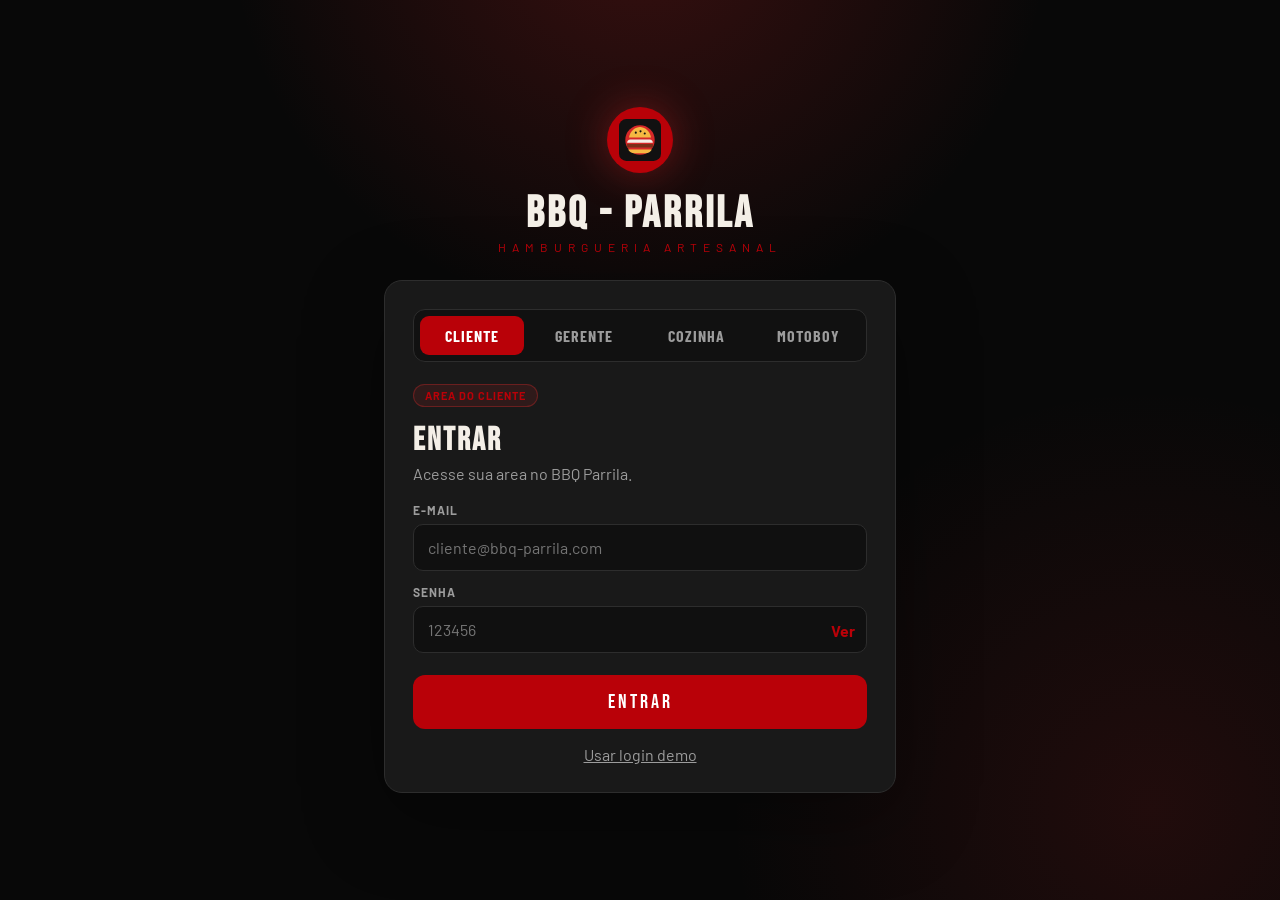
<file: index.html>
<!DOCTYPE html>
<html lang="pt-BR">
<head>
  <meta charset="UTF-8">
  <meta name="viewport" content="width=device-width, initial-scale=1.0">
  <title>BBQ Parrilla - Acesso</title>
  <link href="https://fonts.googleapis.com/css2?family=Bebas+Neue&family=Barlow:wght@400;500;600;700&family=Barlow+Condensed:wght@600;700&display=swap" rel="stylesheet">
  <link rel="stylesheet" href="css/reset.css">
  <link rel="stylesheet" href="css/style.css">
  <link rel="stylesheet" href="css/responsive.css">
</head>
<body class="auth-page">
  <main class="auth-shell">
    <section class="brand-block">
      <div class="brand-mark">
        <img src="img/logo.svg" alt="Burger House">
      </div>
      <h1>BBQ - Parrila</h1>
      <p>Hamburgueria Artesanal</p>
    </section>

    <section class="auth-card">
      <div class="role-row">
        <button class="role-btn active" data-role="cliente">Cliente</button>
        <button class="role-btn" data-role="gerente">Gerente</button>
        <button class="role-btn" data-role="cozinha">Cozinha</button>
        <button class="role-btn" data-role="motoboy">Motoboy</button>
      </div>

      <div class="auth-head">
        <span id="roleBadge">Area do Cliente</span>
        <h2>Entrar</h2>
        <p>Acesse sua area no BBQ Parrila.</p>
      </div>

      <div class="alert" id="loginAlert"></div>

      <label class="field-label" for="loginEmail">E-mail</label>
      <input class="input" id="loginEmail" type="email" placeholder="cliente@bbq-parrila.com">

      <label class="field-label" for="loginPassword">Senha</label>
      <div class="password-wrap">
        <input class="input" id="loginPassword" type="password" placeholder="123456">
        <button type="button" class="password-toggle" data-password-target="loginPassword">Ver</button>
      </div>

      <button class="primary-btn" id="loginBtn">Entrar</button>

      <div class="auth-foot">
        <button type="button" id="fillDemoBtn">Usar login demo</button>
      </div>
    </section>
  </main>
  <script src="js/script.js"></script>
</body>
</html>
</file>
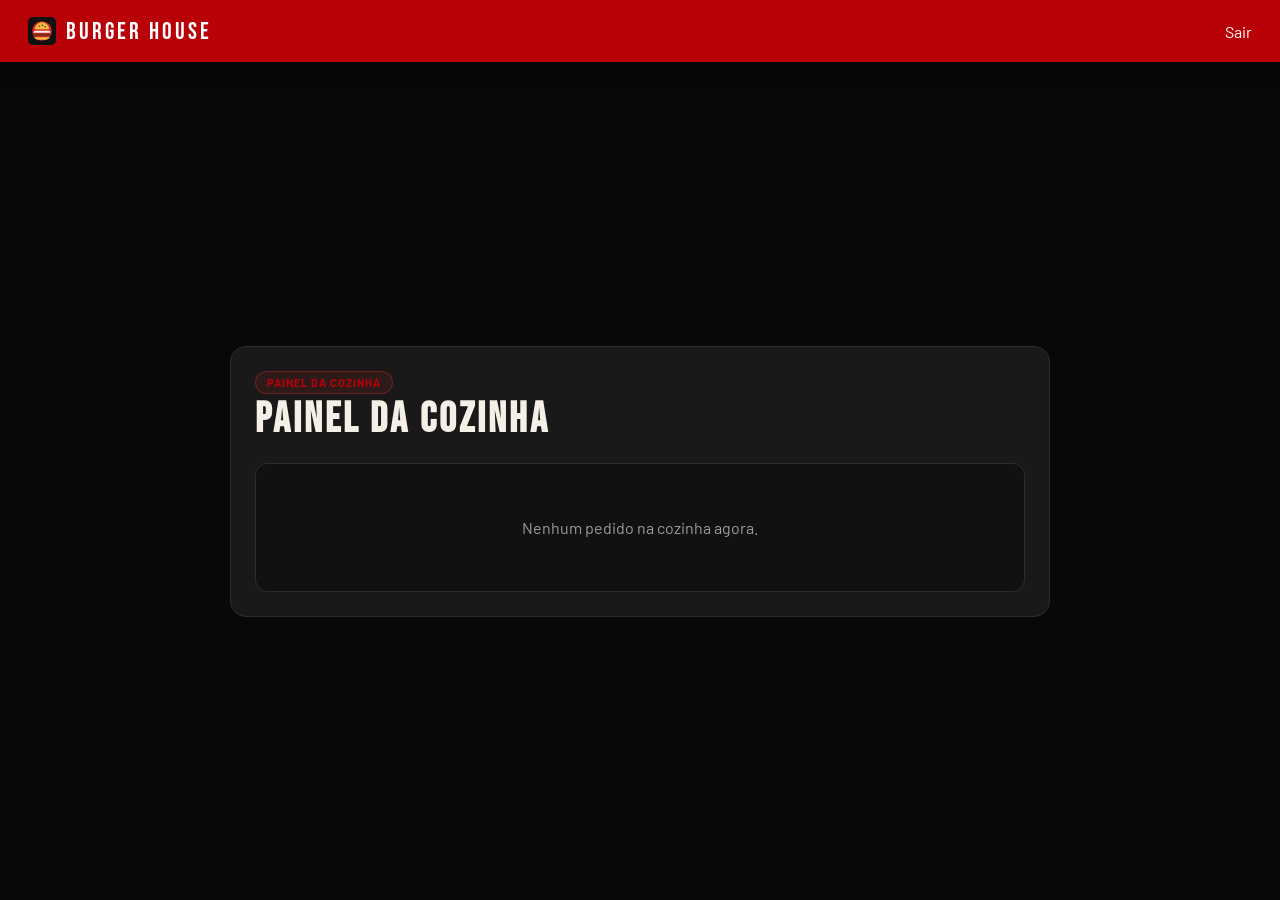
<file: pages/cozinha.html>
<!doctype html>
<html lang="pt-BR">
  <head>
    <meta charset="UTF-8" />
    <meta name="viewport" content="width=device-width, initial-scale=1.0" />
    <title>BBQ - Parrila - Cozinha</title>
    <link
      href="https://fonts.googleapis.com/css2?family=Bebas+Neue&family=Barlow:wght@400;500;600;700&family=Barlow+Condensed:wght@600;700&display=swap"
      rel="stylesheet"
    />
    <link rel="stylesheet" href="../css/reset.css" />
    <link rel="stylesheet" href="../css/style.css" />
    <link rel="stylesheet" href="../css/responsive.css" />
  </head>
  <body data-panel="cozinha">
    <nav class="top-nav">
      <a class="nav-brand" href="cozinha.html"
        ><img src="../img/logo.svg" alt="" /> BURGER HOUSE</a
      >
      <a class="nav-link" href="../index.html">Sair</a>
    </nav>
    <main class="tracking-page">
      <section class="tracking-card" id="panelCard"></section>
    </main>
    <script src="../js/painel.js"></script>
  </body>
</html>
</file>
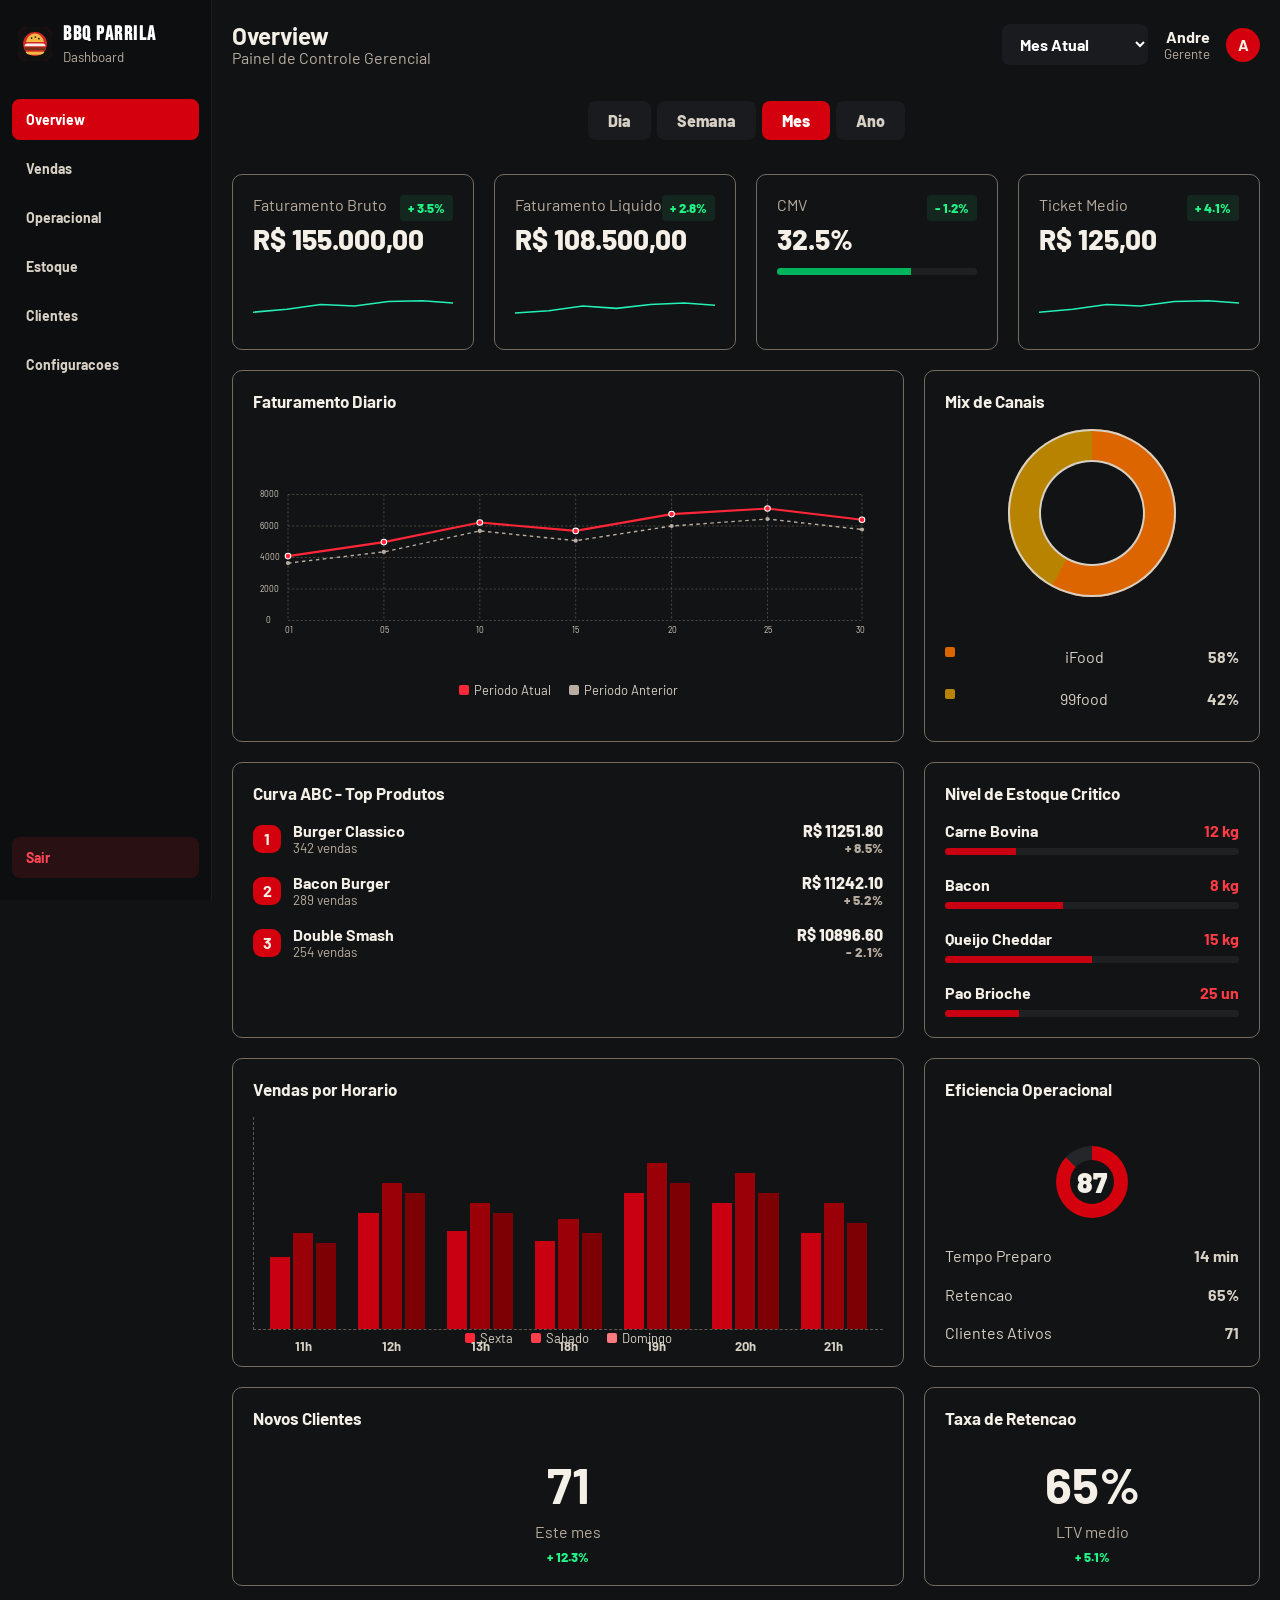
<file: pages/gerente.html>
<!doctype html>
<html lang="pt-BR">
  <head>
    <meta charset="UTF-8" />
    <meta name="viewport" content="width=device-width, initial-scale=1.0" />
    <title>BBQ - Parrila</title>
    <link
      href="https://fonts.googleapis.com/css2?family=Bebas+Neue&family=Barlow:wght@400;500;600;700&family=Barlow+Condensed:wght@600;700&display=swap"
      rel="stylesheet"
    />
    <link rel="stylesheet" href="../css/reset.css" />
    <link rel="stylesheet" href="../css/style.css" />
    <link rel="stylesheet" href="../css/responsive.css" />
  </head>
  <body data-panel="gerente" class="manager-page">
    <main id="managerDashboard"></main>
    <script src="../js/painel.js"></script>
  </body>
</html>
</file>
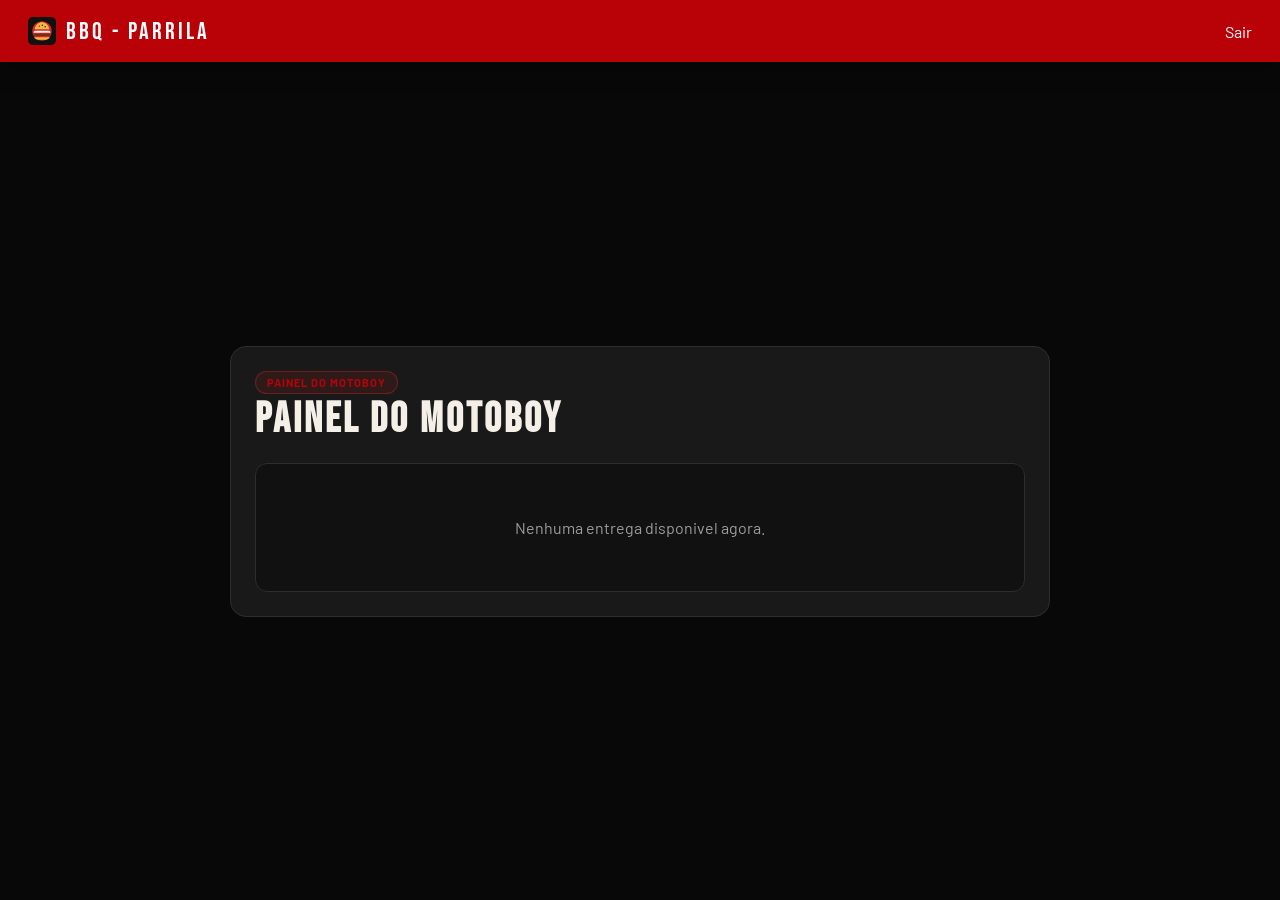
<file: pages/motoboy.html>
<!doctype html>
<html lang="pt-BR">
  <head>
    <meta charset="UTF-8" />
    <meta name="viewport" content="width=device-width, initial-scale=1.0" />
    <title>BBQ - Parrila - Motoboy</title>
    <link
      href="https://fonts.googleapis.com/css2?family=Bebas+Neue&family=Barlow:wght@400;500;600;700&family=Barlow+Condensed:wght@600;700&display=swap"
      rel="stylesheet"
    />
    <link rel="stylesheet" href="../css/reset.css" />
    <link rel="stylesheet" href="../css/style.css" />
    <link rel="stylesheet" href="../css/responsive.css" />
  </head>
  <body data-panel="motoboy">
    <nav class="top-nav">
      <a class="nav-brand" href="motoboy.html"
        ><img src="../img/logo.svg" alt="" /> BBQ - Parrila</a
      >
      <a class="nav-link" href="../index.html">Sair</a>
    </nav>
    <main class="tracking-page">
      <section class="tracking-card" id="panelCard"></section>
    </main>
    <script src="../js/painel.js"></script>
  </body>
</html>
</file>
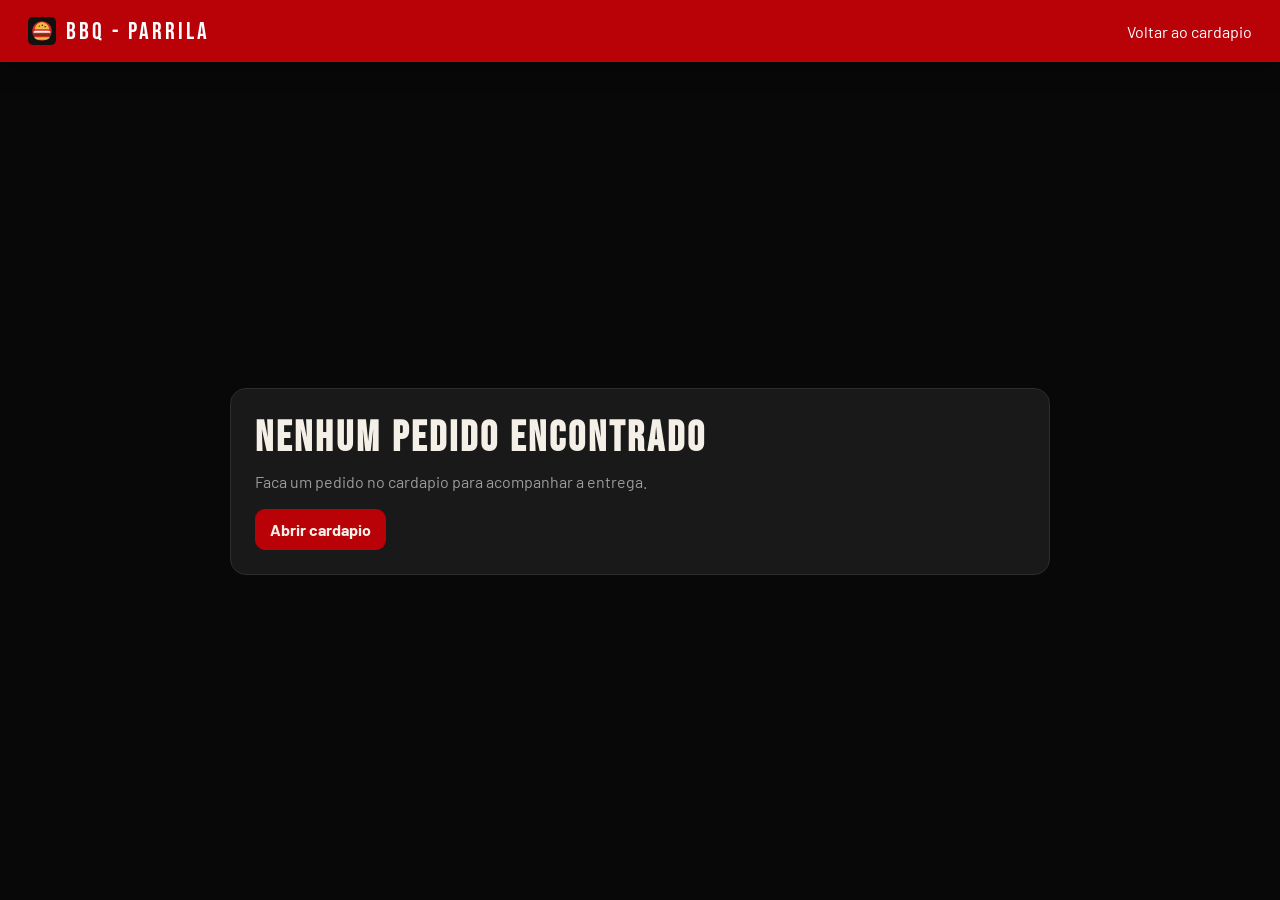
<file: pages/pedido.html>
<!doctype html>
<html lang="pt-BR">
  <head>
    <meta charset="UTF-8" />
    <meta name="viewport" content="width=device-width, initial-scale=1.0" />
    <title>BBQ - Parrila - Acompanhar Entrega</title>
    <link
      href="https://fonts.googleapis.com/css2?family=Bebas+Neue&family=Barlow:wght@400;500;600;700&family=Barlow+Condensed:wght@600;700&display=swap"
      rel="stylesheet"
    />
    <link rel="stylesheet" href="../css/reset.css" />
    <link rel="stylesheet" href="../css/style.css" />
    <link rel="stylesheet" href="../css/responsive.css" />
  </head>
  <body>
    <nav class="top-nav">
      <a class="nav-brand" href="cardapio.html"
        ><img src="../img/logo.svg" alt="" /> BBQ - Parrila</a
      >
      <a class="nav-link" href="cardapio.html">Voltar ao cardapio</a>
    </nav>

    <main class="tracking-page">
      <section class="tracking-card" id="trackingCard"></section>
    </main>

    <script src="../js/pedido.js"></script>
  </body>
</html>
</file>
<file: css/style.css>
﻿.auth-page {
  display: grid;
  place-items: center;
  padding: 28px;
  background:
    radial-gradient(
      circle at 50% -10%,
      rgba(214, 40, 40, 0.24),
      transparent 35%
    ),
    radial-gradient(
      circle at 90% 90%,
      rgba(214, 40, 40, 0.12),
      transparent 30%
    ),
    var(--black);
}

.auth-shell {
  width: min(560px, 100%);
}
.brand-block {
  text-align: center;
  margin-bottom: 26px;
}
.brand-mark {
  width: 66px;
  height: 66px;
  border-radius: 50%;
  background: var(--red);
  display: inline-grid;
  place-items: center;
  box-shadow: 0 0 42px rgba(214, 40, 40, 0.42);
  overflow: hidden;
}
.brand-mark img {
  width: 42px;
  height: 42px;
  object-fit: contain;
}
.brand-block h1,
.menu-hero h1,
.drawer-head h2,
.checkout-modal h2,
.tracking-card h1 {
  font-family: "Bebas Neue", sans-serif;
  letter-spacing: 3px;
}
.brand-block h1 {
  font-size: 44px;
  margin-top: 14px;
}
.brand-block p {
  color: var(--red);
  letter-spacing: 6px;
  text-transform: uppercase;
  font-size: 12px;
}

.auth-card {
  background: var(--card);
  border: 1px solid var(--border);
  border-radius: 18px;
  padding: 28px;
  box-shadow: 0 24px 80px rgba(0, 0, 0, 0.35);
}
.role-row {
  display: grid;
  grid-template-columns: repeat(4, 1fr);
  gap: 8px;
  background: var(--dark);
  border: 1px solid var(--border);
  padding: 6px;
  border-radius: 12px;
  margin-bottom: 22px;
}
.role-btn {
  border: 0;
  border-radius: 9px;
  background: transparent;
  color: var(--muted);
  padding: 10px 8px;
  font-family: "Barlow Condensed", sans-serif;
  font-weight: 700;
  letter-spacing: 1px;
  text-transform: uppercase;
}
.role-btn.active {
  background: var(--red);
  color: #fff;
}
.auth-head span,
.section-kicker {
  display: inline-flex;
  color: var(--red);
  border: 1px solid rgba(214, 40, 40, 0.35);
  background: rgba(214, 40, 40, 0.12);
  border-radius: 20px;
  padding: 4px 11px;
  font-size: 11px;
  font-weight: 700;
  letter-spacing: 1px;
  text-transform: uppercase;
}
.auth-head h2 {
  font-family: "Bebas Neue", sans-serif;
  font-size: 32px;
  letter-spacing: 2px;
  margin-top: 14px;
}
.auth-head p {
  color: var(--muted);
  margin: 4px 0 20px;
}
.alert {
  display: none;
  color: #ffb0b0;
  background: rgba(214, 40, 40, 0.13);
  border: 1px solid rgba(214, 40, 40, 0.3);
  border-radius: 10px;
  padding: 12px;
  margin-bottom: 16px;
}
.alert.show {
  display: block;
}
.field-label {
  display: block;
  color: var(--muted);
  font-size: 12px;
  font-weight: 700;
  letter-spacing: 1px;
  text-transform: uppercase;
  margin: 14px 0 7px;
}
.input {
  width: 100%;
  border: 1px solid var(--border);
  border-radius: 10px;
  background: #101010;
  color: var(--text);
  padding: 13px 14px;
  outline: none;
}
.input:focus {
  border-color: var(--red);
  box-shadow: 0 0 0 3px rgba(214, 40, 40, 0.15);
}
.password-wrap {
  position: relative;
}
.password-wrap .input {
  padding-right: 82px;
}
.password-toggle {
  position: absolute;
  right: 12px;
  top: 50%;
  transform: translateY(-50%);
  border: 0;
  background: transparent;
  color: var(--red);
  font-weight: 700;
}
.primary-btn {
  width: 100%;
  border: 0;
  border-radius: 12px;
  background: var(--red);
  color: #fff;
  padding: 15px;
  font-family: "Bebas Neue", sans-serif;
  letter-spacing: 3px;
  font-size: 20px;
  margin-top: 22px;
}
.auth-foot {
  text-align: center;
  margin-top: 16px;
}
.auth-foot button {
  background: none;
  border: 0;
  color: var(--muted);
  text-decoration: underline;
}

.top-nav {
  position: sticky;
  top: 0;
  z-index: 20;
  height: 62px;
  background: var(--red);
  display: flex;
  align-items: center;
  justify-content: space-between;
  padding: 0 28px;
  box-shadow: 0 5px 24px rgba(0, 0, 0, 0.35);
}
.nav-brand,
.nav-link {
  color: #fff;
  text-decoration: none;
}
.nav-brand {
  font-family: "Bebas Neue", sans-serif;
  letter-spacing: 3px;
  font-size: 24px;
  display: inline-flex;
  gap: 10px;
  align-items: center;
}
.nav-brand img {
  width: 28px;
  height: 28px;
  object-fit: contain;
}
.nav-actions {
  display: flex;
  align-items: center;
  gap: 10px;
}
.nav-btn,
.cart-button {
  border: 0;
  border-radius: 22px;
  background: rgba(0, 0, 0, 0.24);
  color: #fff;
  padding: 8px 15px;
  font-weight: 700;
}
.cart-button span {
  display: inline-grid;
  place-items: center;
  min-width: 21px;
  height: 21px;
  border-radius: 50%;
  background: #fff;
  color: var(--red);
  margin-left: 6px;
}

.menu-hero {
  min-height: 190px;
  display: grid;
  place-items: center;
  text-align: center;
  padding: 42px 20px;
  background: linear-gradient(135deg, var(--red-dark), var(--red), #741010);
  position: relative;
  overflow: hidden;
}
.menu-hero::before {
  content: "BURGER";
  position: absolute;
  font-family: "Bebas Neue", sans-serif;
  font-size: 180px;
  opacity: 0.08;
}
.menu-hero h1 {
  font-size: clamp(42px, 6vw, 66px);
  position: relative;
}
.menu-hero p {
  color: rgba(255, 255, 255, 0.82);
  position: relative;
}

main {
  width: min(1220px, 100%);
  margin: 0 auto;
  padding: 24px;
}
.tracking-strip {
  display: flex;
  align-items: center;
  justify-content: space-between;
  gap: 16px;
  background: var(--card);
  border: 1px solid var(--border);
  border-radius: 14px;
  padding: 18px;
  margin-bottom: 18px;
}
.tracking-strip h2 {
  font-size: 18px;
  margin-top: 7px;
}
.tracking-actions {
  display: flex;
  gap: 10px;
  flex-wrap: wrap;
  justify-content: flex-end;
}
.small-btn {
  border: 1px solid var(--border);
  background: var(--dark);
  color: var(--text);
  border-radius: 10px;
  padding: 10px 14px;
  text-decoration: none;
  font-weight: 700;
}
.small-btn.red {
  background: var(--red);
  border-color: var(--red);
}

.category-row {
  display: flex;
  gap: 10px;
  overflow-x: auto;
  padding: 6px 0 20px;
}
.cat-btn {
  border: 1px solid var(--border);
  background: var(--card);
  color: var(--muted);
  border-radius: 24px;
  padding: 9px 18px;
  white-space: nowrap;
  font-family: "Barlow Condensed", sans-serif;
  font-weight: 700;
  letter-spacing: 1px;
}
.cat-btn.active {
  background: var(--red);
  border-color: var(--red);
  color: #fff;
}
.product-grid {
  display: grid;
  grid-template-columns: repeat(auto-fill, minmax(280px, 1fr));
  gap: 18px;
}
.product-card {
  background: var(--card);
  border: 1px solid var(--border);
  border-radius: 14px;
  overflow: hidden;
}
.product-photo {
  height: 175px;
  background:
    linear-gradient(135deg, rgba(214, 40, 40, 0.16), transparent),
    radial-gradient(
      circle at 20% 20%,
      rgba(245, 166, 35, 0.18),
      transparent 34%
    ),
    linear-gradient(145deg, #292929, #171717);
}
.product-photo img {
  width: 100%;
  height: 100%;
  display: block;
  object-fit: cover;
}
.product-body {
  padding: 16px;
}
.product-name {
  font-family: "Bebas Neue", sans-serif;
  letter-spacing: 1px;
  font-size: 23px;
}
.product-desc {
  color: var(--muted);
  font-size: 13px;
  line-height: 1.45;
  min-height: 38px;
  margin: 5px 0 14px;
}
.product-foot {
  display: flex;
  align-items: center;
  justify-content: space-between;
  gap: 10px;
}
.price {
  color: var(--gold);
  font-family: "Bebas Neue", sans-serif;
  font-size: 25px;
}
.add-btn {
  border: 0;
  border-radius: 9px;
  background: var(--red);
  color: #fff;
  padding: 10px 14px;
  font-weight: 700;
}

.drawer-backdrop,
.modal-backdrop {
  display: none;
  position: fixed;
  inset: 0;
  background: rgba(0, 0, 0, 0.72);
  z-index: 50;
}
.drawer-backdrop.show,
.modal-backdrop.show {
  display: block;
}
.cart-drawer {
  position: fixed;
  z-index: 60;
  right: 0;
  top: 0;
  bottom: 0;
  width: min(420px, 100%);
  transform: translateX(100%);
  transition: transform 0.25s;
  background: var(--card);
  border-left: 1px solid var(--border);
  display: flex;
  flex-direction: column;
}
.cart-drawer.show {
  transform: translateX(0);
}
.drawer-head,
.modal-head {
  display: flex;
  align-items: center;
  justify-content: space-between;
  padding: 18px 20px;
  background: var(--red);
}
.drawer-head button,
.modal-head button {
  border: 0;
  background: transparent;
  color: #fff;
  font-size: 20px;
}
.drawer-body {
  flex: 1;
  overflow: auto;
  padding: 16px;
}
.cart-item {
  display: grid;
  grid-template-columns: 54px 1fr auto;
  gap: 12px;
  align-items: center;
  background: var(--dark);
  border: 1px solid var(--border);
  border-radius: 12px;
  padding: 12px;
  margin-bottom: 10px;
}
.cart-thumb {
  width: 54px;
  height: 54px;
  background: #252525;
  border-radius: 9px;
  overflow: hidden;
}
.cart-thumb img {
  width: 100%;
  height: 100%;
  display: block;
  object-fit: cover;
}
.cart-title {
  font-weight: 700;
}
.cart-sub {
  color: var(--muted);
  font-size: 13px;
}
.qty-row {
  display: flex;
  align-items: center;
  gap: 7px;
  margin-top: 7px;
}
.qty-row button,
.remove-btn {
  border: 1px solid var(--border);
  background: var(--card-soft);
  color: var(--text);
  border-radius: 7px;
  min-width: 28px;
  height: 28px;
}
.drawer-foot {
  border-top: 1px solid var(--border);
  padding: 16px;
}
.total-row {
  display: flex;
  justify-content: space-between;
  margin-bottom: 8px;
  color: var(--muted);
}
.total-row.final {
  color: var(--gold);
  font-size: 22px;
  font-family: "Bebas Neue", sans-serif;
}
.empty {
  color: var(--muted);
  text-align: center;
  padding: 40px 12px;
}

.modal-backdrop.show {
  display: grid;
  place-items: center;
  padding: 18px;
}
.checkout-modal {
  width: min(560px, 100%);
  max-height: 92vh;
  overflow: auto;
  background: var(--card);
  border: 1px solid var(--border);
  border-radius: 16px;
}
#checkoutBody {
  padding: 20px;
}
.form-grid {
  display: grid;
  grid-template-columns: 1fr 110px;
  gap: 12px;
}
.pay-list {
  display: grid;
  gap: 10px;
  margin: 16px 0;
}
.pay-option {
  border: 1px solid var(--border);
  border-radius: 12px;
  padding: 14px;
  background: var(--dark);
  display: flex;
  justify-content: space-between;
  align-items: center;
}
.pay-option.selected {
  border-color: var(--red);
  box-shadow: 0 0 0 3px rgba(214, 40, 40, 0.13);
}
.qr-box {
  text-align: center;
  background: #fff;
  color: #111;
  border-radius: 14px;
  padding: 18px;
  margin: 12px 0;
}
.qr-code {
  width: 180px;
  height: 180px;
  margin: 0 auto 10px;
  background:
    repeating-linear-gradient(90deg, #111 0 10px, #fff 10px 20px),
    repeating-linear-gradient(
      0deg,
      transparent 0 10px,
      rgba(0, 0, 0, 0.55) 10px 20px
    );
  background-blend-mode: multiply;
  border: 12px solid #fff;
  outline: 8px solid #111;
}
.countdown {
  color: var(--red);
  font-weight: 800;
}

.tracking-page {
  display: grid;
  place-items: center;
  min-height: calc(100vh - 62px);
}
.tracking-card {
  width: min(820px, 100%);
  background: var(--card);
  border: 1px solid var(--border);
  border-radius: 16px;
  padding: 24px;
}
.tracking-card h1 {
  font-size: 42px;
}
.status-title {
  color: var(--gold);
  font-size: 24px;
  font-weight: 800;
  margin: 8px 0;
}
.timeline {
  display: grid;
  gap: 0;
  margin: 22px 0;
}
.step {
  display: grid;
  grid-template-columns: 34px 1fr;
  gap: 12px;
  min-height: 64px;
  position: relative;
}
.step:not(:last-child)::before {
  content: "";
  position: absolute;
  left: 16px;
  top: 34px;
  bottom: -8px;
  width: 2px;
  background: var(--border);
}
.step.done:not(:last-child)::before {
  background: var(--green);
}
.dot {
  width: 34px;
  height: 34px;
  border-radius: 50%;
  display: grid;
  place-items: center;
  background: var(--border);
  font-weight: 800;
  z-index: 1;
}
.step.done .dot {
  background: var(--green);
  color: #071107;
}
.step.current .dot {
  background: var(--gold);
  color: #111;
}
.step h3 {
  font-size: 16px;
}
.step p {
  color: var(--muted);
  font-size: 13px;
  margin-top: 3px;
}
.order-summary {
  background: var(--dark);
  border: 1px solid var(--border);
  border-radius: 12px;
  padding: 14px;
}
.summary-row {
  display: flex;
  justify-content: space-between;
  gap: 12px;
  padding: 5px 0;
  color: var(--muted);
}

.manager-page {
  background: #111214;
}
.manager-page main {
  width: 100%;
  min-height: 100vh;
  margin: 0;
  padding: 0;
}
.manager-sidebar {
  position: fixed;
  inset: 0 auto 0 0;
  width: 212px;
  background: #0d0e10;
  border-right: 1px solid #1d1d1d;
  padding: 22px 12px;
  display: flex;
  flex-direction: column;
  z-index: 10;
}
.manager-brand {
  color: #fff;
  text-decoration: none;
  display: flex;
  gap: 11px;
  align-items: center;
  margin: 0 6px 34px;
}
.manager-brand img {
  width: 34px;
  height: 34px;
  border-radius: 9px;
  background: var(--red);
}
.manager-brand strong {
  display: block;
  font-family: "Bebas Neue", sans-serif;
  letter-spacing: 1.5px;
  font-size: 20px;
}
.manager-brand small,
.manager-header p,
.manager-user small,
.metric-card span,
.big-number span,
.rank-list small {
  color: #b8ada0;
}
.manager-menu {
  display: grid;
  gap: 8px;
}
.manager-menu a,
.manager-logout {
  color: #d7d0c5;
  text-decoration: none;
  border-radius: 8px;
  padding: 12px 14px;
  font-weight: 700;
  font-size: 14px;
}
.manager-menu a.active {
  background: #d4000d;
  color: #fff;
}
.manager-logout {
  margin-top: auto;
  background: rgba(214, 40, 40, 0.14);
  color: #ff4654;
}
.manager-content {
  margin-left: 212px;
  padding: 24px 20px 34px;
}
.manager-header {
  min-height: 74px;
  display: flex;
  justify-content: space-between;
  gap: 18px;
  align-items: flex-start;
}
.manager-header h1 {
  font-size: 24px;
  line-height: 1;
}
.manager-user {
  display: flex;
  align-items: center;
  gap: 16px;
}
.manager-user select {
  color: #fff;
  background: #1a1b1f;
  border: 0;
  border-radius: 8px;
  padding: 10px 14px;
  font-weight: 700;
}
.manager-user span {
  text-align: right;
}
.manager-user strong,
.manager-user small {
  display: block;
}
.manager-user b {
  width: 34px;
  height: 34px;
  display: grid;
  place-items: center;
  border-radius: 50%;
  background: #d4000d;
}
.period-tabs {
  display: flex;
  justify-content: center;
  gap: 6px;
  margin: 3px 0 34px;
}
.period-tabs button {
  border: 0;
  border-radius: 8px;
  color: #d7d0c5;
  background: #1a1b1f;
  padding: 10px 20px;
  font-weight: 800;
}
.period-tabs button.active {
  color: #fff;
  background: #d4000d;
}
.metric-grid {
  display: grid;
  grid-template-columns: repeat(4, minmax(0, 1fr));
  gap: 20px;
  margin-bottom: 20px;
}
.manager-card {
  background: #121314;
  border: 1px solid #746c61;
  border-radius: 10px;
  padding: 20px;
}
.metric-card {
  min-height: 145px;
  position: relative;
}
.metric-card strong {
  display: block;
  margin-top: 8px;
  font-size: 28px;
  font-weight: 800;
}
.metric-card em,
.big-number em {
  font-style: normal;
  font-weight: 800;
  font-size: 13px;
}
.metric-card em {
  position: absolute;
  right: 20px;
  top: 20px;
  border-radius: 4px;
  padding: 5px 8px;
}
.up {
  color: #22f488;
}
.down {
  color: #22f488;
  background: rgba(34, 244, 136, 0.09);
}
.danger {
  color: #ff3b45;
}
.metric-card .up {
  background: rgba(34, 244, 136, 0.09);
}
.spark {
  width: 100%;
  height: 46px;
  margin-top: 24px;
}
.progress {
  height: 7px;
  background: #1f2022;
  border-radius: 10px;
  margin-top: 12px;
  overflow: hidden;
}
.progress span {
  display: block;
  height: 100%;
  background: #00b45b;
}
.dashboard-grid {
  display: grid;
  grid-template-columns: 2fr 1fr;
  gap: 20px;
}
.manager-card h2 {
  font-size: 17px;
  margin-bottom: 18px;
}
.wide {
  min-width: 0;
}
.manager-line-chart {
  width: 100%;
  height: 250px;
}
.grid-lines line {
  stroke: #61594f;
  stroke-width: 1;
  stroke-dasharray: 3 3;
}
.axis-labels {
  fill: #d7d0c5;
  font-size: 12px;
}
.chart-legend {
  display: flex;
  justify-content: center;
  gap: 18px;
  color: #d7d0c5;
  font-size: 13px;
}
.chart-legend i,
.channel-list i {
  display: inline-block;
  width: 10px;
  height: 10px;
  border-radius: 2px;
  margin-right: 5px;
}
.red-dot {
  background: #ff2638;
}
.gray-dot {
  background: #b8ada0;
}
.pink-dot {
  background: #ff404c;
}
.soft-dot {
  background: #ff7a80;
}
.orange-dot {
  background: #dc6500;
}
.gold-dot {
  background: #b88400;
}
.donut-wrap {
  display: grid;
  justify-items: center;
  gap: 24px;
  min-height: 292px;
}
.donut {
  width: 168px;
  height: 168px;
  border-radius: 50%;
  background: conic-gradient(#dc6500 0 58%, #b88400 58% 100%);
  position: relative;
  box-shadow: inset 0 0 0 2px #d7d0c5;
}
.donut::after {
  content: "";
  position: absolute;
  inset: 33px;
  border-radius: 50%;
  background: #121314;
  box-shadow: 0 0 0 2px #d7d0c5;
}
.channel-list {
  width: 100%;
  display: grid;
  gap: 10px;
  color: #d7d0c5;
}
.channel-list span {
  display: flex;
  justify-content: space-between;
}
.rank-list {
  list-style: none;
  display: grid;
  gap: 17px;
  padding: 0;
  margin: 0;
}
.rank-list li {
  display: grid;
  grid-template-columns: 28px 1fr auto;
  align-items: center;
  gap: 12px;
}
.rank-list b {
  width: 28px;
  height: 28px;
  display: grid;
  place-items: center;
  border-radius: 9px;
  background: #d4000d;
}
.rank-list span strong,
.rank-list span small,
.rank-list em small {
  display: block;
}
.rank-list em {
  text-align: right;
  font-style: normal;
  font-weight: 800;
}
.stock-list {
  display: grid;
  gap: 20px;
}
.stock-item span {
  display: flex;
  justify-content: space-between;
  margin-bottom: 8px;
}
.stock-item b {
  color: #ff3b45;
}
.stock-bar {
  height: 7px;
  background: #1f2022;
  border-radius: 8px;
  overflow: hidden;
}
.stock-bar i {
  display: block;
  height: 100%;
  background: #c90012;
}
.bar-chart {
  min-height: 200px;
  display: grid;
  grid-template-columns: repeat(7, 1fr);
  align-items: end;
  gap: 22px;
  border-left: 1px dashed #61594f;
  border-bottom: 1px dashed #61594f;
  padding: 22px 16px 0;
}
.bar-group {
  display: flex;
  align-items: end;
  justify-content: center;
  gap: 3px;
  position: relative;
  height: 190px;
}
.bar-group strong {
  position: absolute;
  bottom: -25px;
  color: #d7d0c5;
  font-size: 13px;
}
.bar {
  width: 33%;
  max-width: 36px;
  background: #c90012;
}
.bar-2 {
  background: #9a0008;
}
.bar-3 {
  background: #7d0005;
}
.operation-card {
  display: grid;
  gap: 18px;
}
.gauge {
  width: 72px;
  height: 72px;
  display: grid;
  place-items: center;
  justify-self: center;
  border-radius: 50%;
  background: conic-gradient(#d4000d 0 87%, #25262a 87% 100%);
  position: relative;
}
.gauge::after {
  content: "";
  position: absolute;
  inset: 14px;
  border-radius: 50%;
  background: #121314;
}
.gauge span {
  position: relative;
  z-index: 1;
  font-size: 28px;
  font-weight: 900;
}
.operation-list {
  display: grid;
  gap: 16px;
}
.operation-list span {
  color: #d7d0c5;
  display: flex;
  justify-content: space-between;
}
.big-number {
  min-height: 194px;
  display: grid;
  place-items: center;
  align-content: center;
  gap: 8px;
}
.big-number h2 {
  justify-self: start;
  align-self: start;
  width: 100%;
}
.big-number strong {
  font-size: 50px;
}

@media (max-width: 1100px) {
  .metric-grid,
  .dashboard-grid {
    grid-template-columns: 1fr 1fr;
  }
  .wide {
    grid-column: 1 / -1;
  }
}

@media (max-width: 820px) {
  .manager-sidebar {
    position: static;
    width: 100%;
    min-height: auto;
  }
  .manager-content {
    margin-left: 0;
    padding: 18px 14px;
  }
  .manager-menu {
    grid-template-columns: repeat(2, 1fr);
  }
  .manager-logout {
    margin-top: 18px;
  }
  .manager-header,
  .manager-user {
    align-items: flex-start;
    flex-direction: column;
  }
  .manager-user span {
    text-align: left;
  }
  .metric-grid,
  .dashboard-grid {
    grid-template-columns: 1fr;
  }
  .bar-chart {
    gap: 10px;
    overflow-x: auto;
  }
}
</file>
<file: css/responsive.css>
﻿@media (max-width: 720px) {
  .role-row {
    grid-template-columns: repeat(2, 1fr);
  }
  .top-nav {
    height: auto;
    padding: 14px;
    align-items: flex-start;
    gap: 12px;
    flex-direction: column;
  }
  .nav-actions {
    flex-wrap: wrap;
  }
  main {
    padding: 16px;
  }
  .tracking-strip {
    align-items: flex-start;
    flex-direction: column;
  }
  .form-grid {
    grid-template-columns: 1fr;
  }
}
</file>
